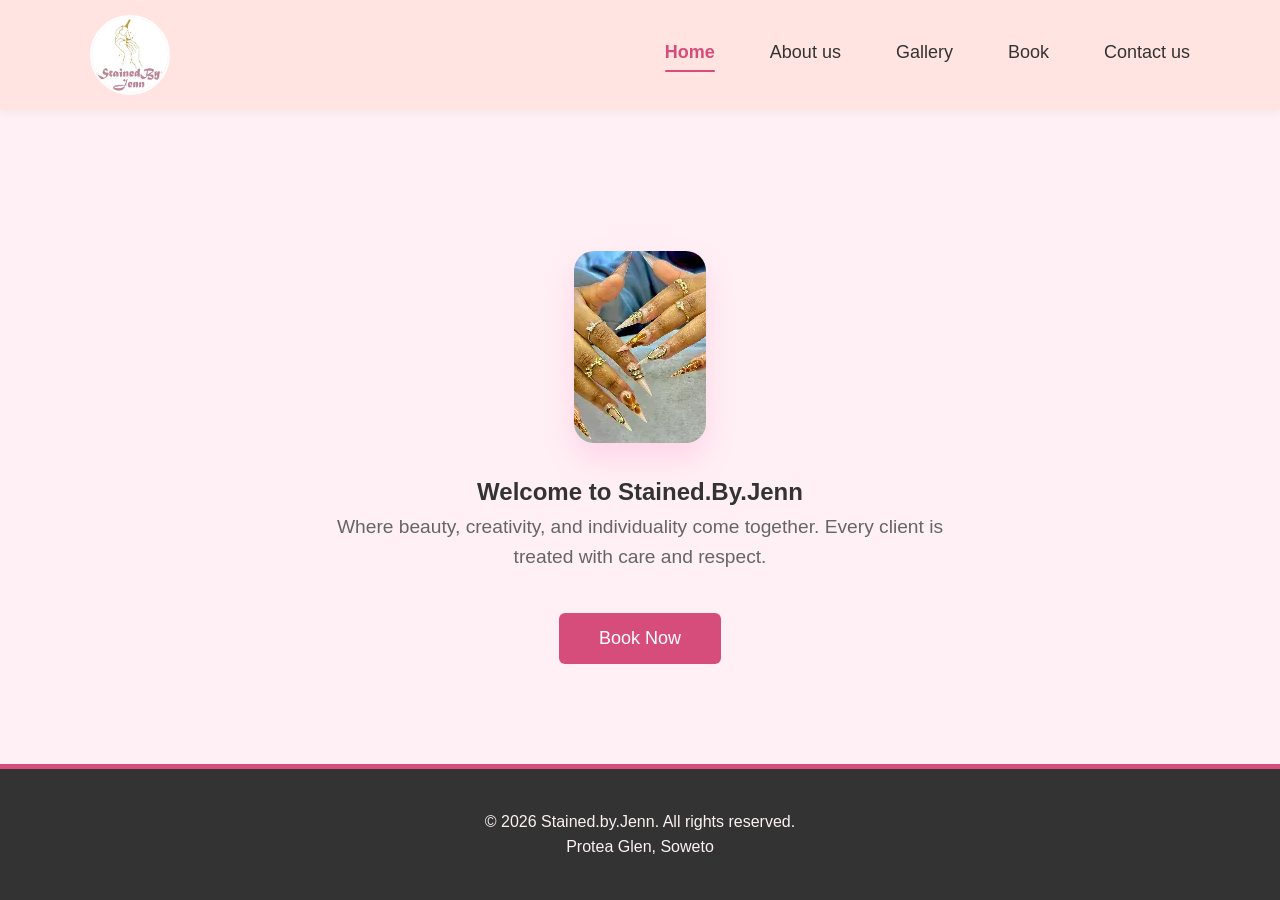
<file: Root/Index.html>
<!DOCTYPE html>
<html>
    <!-- CSS LINK MUST BE HERE, INSIDE <head> -->
    <link rel="stylesheet" href="CSS/Style.css">
</head>
<body>

    <!-- HEADER WITH LOGO & NAVIGATION -->
    <header class="site-header">
        <div class="container topbar">
            
            <!-- Logo -->
            <a href="index.html" class="logo-link">
                <img src="../Root/Images/pic1.webp" alt="Stained.By.Jenn Logo" class="logo">
            </a>

            <!-- Navigation Menu -->
            <nav class="main-nav" aria-label="Main navigation">
                <a href="../Root/Index.html" class="active">Home</a>
                <a href="Assets/About-us.html">About us</a>
                <a href="Assets/Gallery.html">Gallery</a>
                <a href="Assets/Book.html">Book</a>
                <a href="Assets/Contact-Us.html">Contact us</a>
            </nav>
            
        </div>
    </header>
    <br>

    <!-- MAIN CONTENT -->
    <main class="content-section">
        <br>
        
        <!-- Hero Section: Main Image -->
        <section class="hero">
            <img src="../Root/Images/pic 3.webp" alt="Stained By Jenn Featured Art" class="hero-img">
        </section>

        <!-- Welcome Text -->
        <section class="welcome-text">
            <h1>Welcome to Stained.By.Jenn</h1>
            <p>Where beauty, creativity, and individuality come together. Every client is treated with care and respect.</p>
        </section>

        <!-- Book Now Button -->
        <div class="click">
            <button class="clickButton" onclick="window.location.href='Assets/Gallery.html'">Book Now</button>
        </div>
            
        

    </main>

    <!-- FOOTER -->
    <footer class="site-footer">
        <div class="container footer-content">
            <p>&copy; 2026 Stained.by.Jenn. All rights reserved.</p>
            <p class="footer-subtext">Protea Glen, Soweto</p>
        </div>
    </footer>

</body>
</html>
</file>
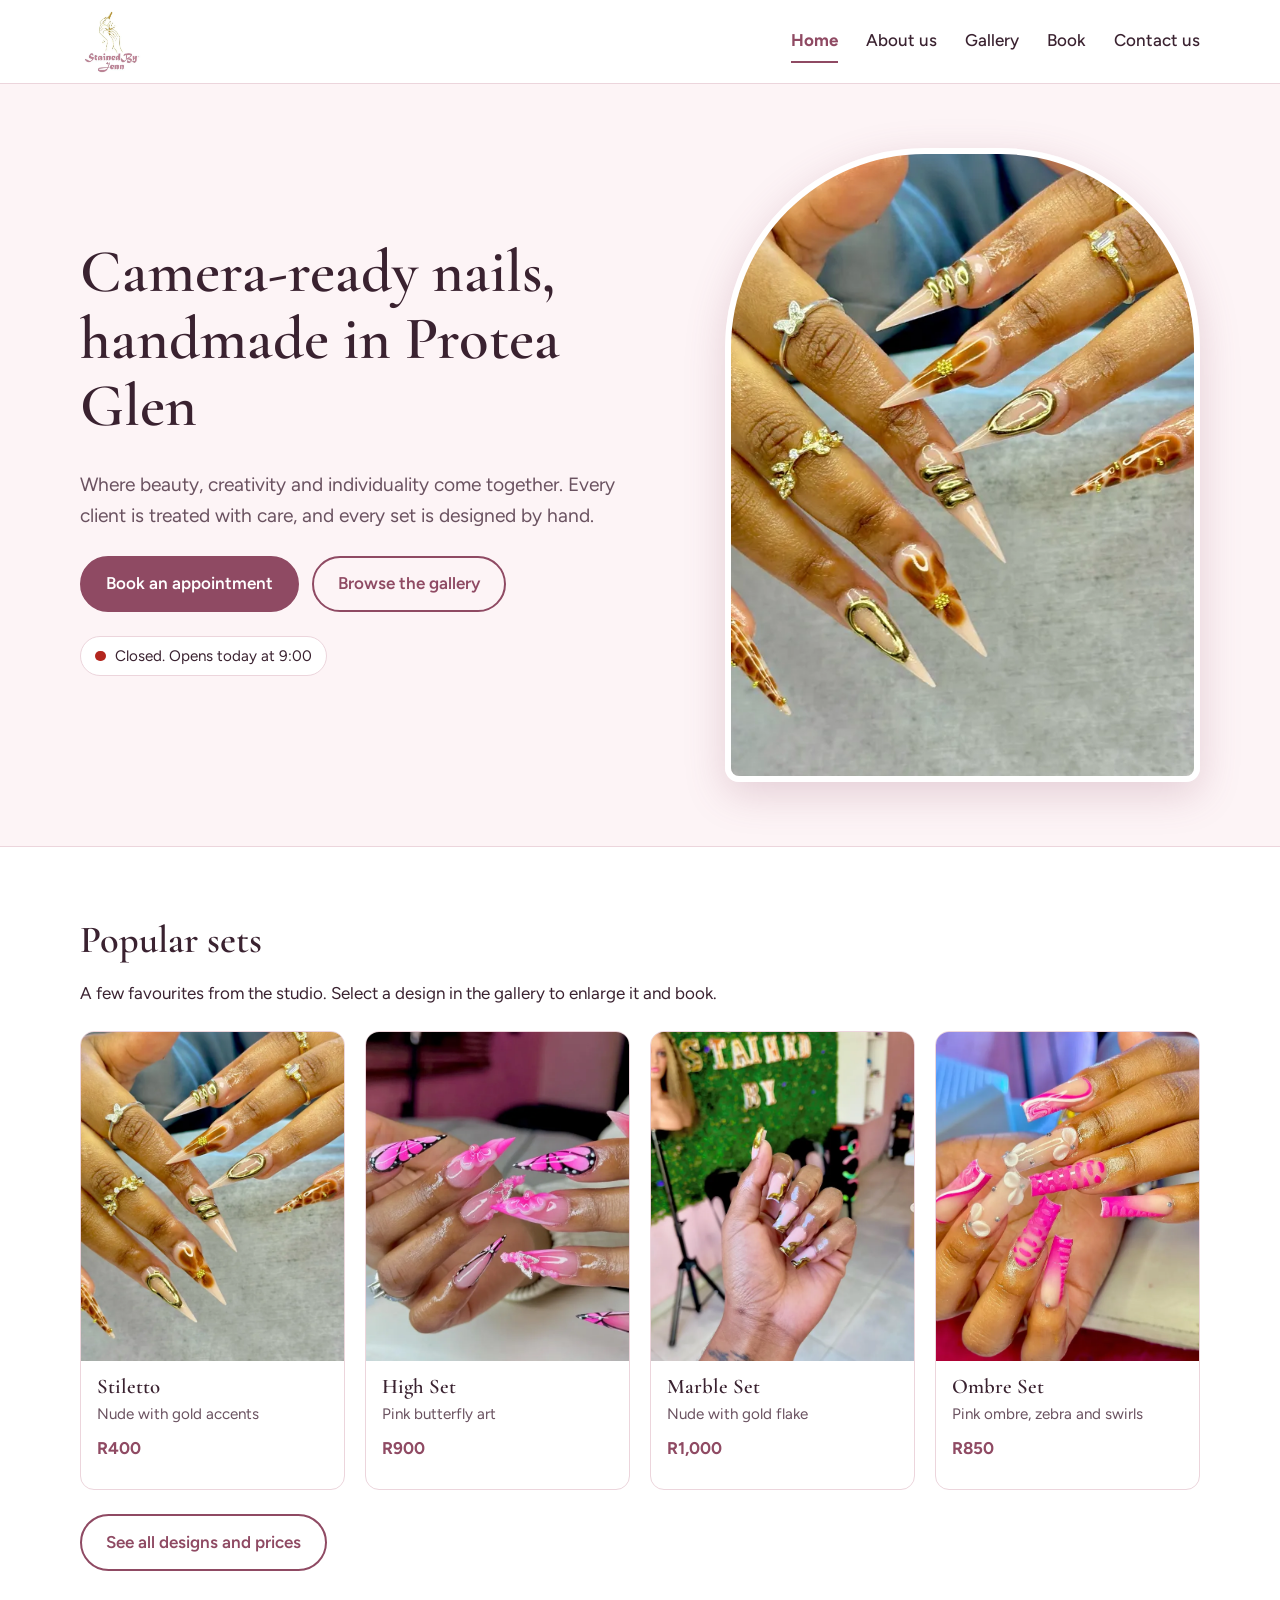
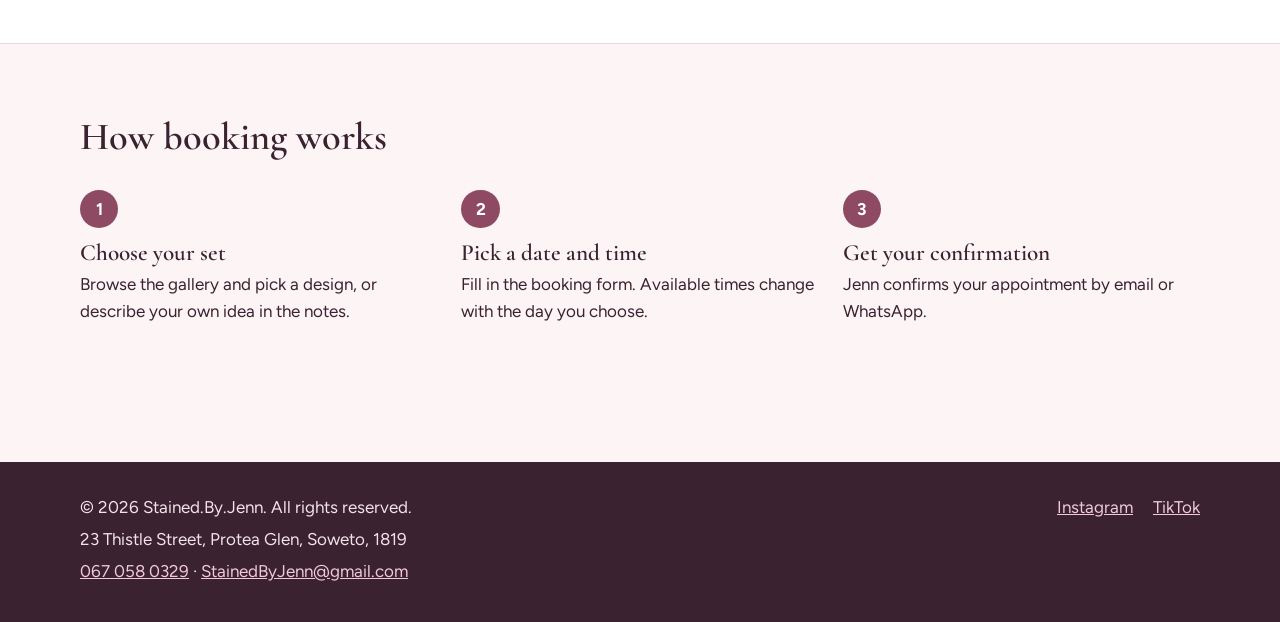
<file: Root/index.html>
<!DOCTYPE html>
<html lang="en-ZA">
<head>
  <meta charset="UTF-8">
  <meta name="viewport" content="width=device-width, initial-scale=1">
  <title>Stained.By.Jenn | Nail Technician in Protea Glen, Soweto</title>
  <meta name="description" content="Stained.By.Jenn creates handmade, camera-ready nail art in Protea Glen, Soweto. Browse stiletto, almond and french sets, then book online.">
  <meta name="keywords" content="nail technician Soweto, nail art Protea Glen, acrylic nails Soweto, gel nails Johannesburg, stiletto nails, french tips, book nails online, Stained.By.Jenn">
  <meta name="author" content="Stained.By.Jenn">
  <meta name="robots" content="index, follow">
  <meta name="theme-color" content="#be8296">
  <meta property="og:type" content="website">
  <meta property="og:title" content="Stained.By.Jenn | Nail Technician in Protea Glen, Soweto">
  <meta property="og:description" content="Stained.By.Jenn creates handmade, camera-ready nail art in Protea Glen, Soweto. Browse stiletto, almond and french sets, then book online.">
  <meta property="og:image" content="images/nude-stiletto-nails-gold-accents.webp">
  <meta property="og:locale" content="en_ZA">
  <link rel="icon" type="image/webp" href="images/stained-by-jenn-logo.webp">
  <link rel="preconnect" href="https://fonts.googleapis.com">
  <link rel="preconnect" href="https://fonts.gstatic.com" crossorigin>
  <link rel="stylesheet" href="https://fonts.googleapis.com/css2?family=Cormorant+Garamond:wght@600;700&family=Figtree:wght@400;500;600;700&display=swap">
  <link rel="stylesheet" href="css/style.css">
  <script type="application/ld+json">
{
  "@context": "https://schema.org",
  "@type": "NailSalon",
  "name": "Stained.By.Jenn",
  "description": "Handmade, camera-ready nail art and nail treatments in Protea Glen, Soweto.",
  "telephone": "+27670580329",
  "email": "StainedByJenn@gmail.com",
  "address": {
    "@type": "PostalAddress",
    "streetAddress": "23 Thistle Street, Protea Glen",
    "addressLocality": "Soweto",
    "postalCode": "1819",
    "addressCountry": "ZA"
  },
  "geo": {
    "@type": "GeoCoordinates",
    "latitude": -26.278984,
    "longitude": 27.800941
  },
  "openingHoursSpecification": [
    {
      "@type": "OpeningHoursSpecification",
      "dayOfWeek": [
        "Monday",
        "Tuesday",
        "Wednesday",
        "Thursday",
        "Friday"
      ],
      "opens": "09:00",
      "closes": "17:30"
    },
    {
      "@type": "OpeningHoursSpecification",
      "dayOfWeek": "Saturday",
      "opens": "09:00",
      "closes": "15:00"
    }
  ],
  "sameAs": [
    "https://www.instagram.com/stained.by.jenn/",
    "https://www.tiktok.com/@stainedbyjenn"
  ]
}
  </script>
</head>
<body>
  <a class="skip-link" href="#main">Skip to main content</a>
  <header class="site-header">
    <div class="container topbar">
      <a href="index.html" class="logo-link" aria-label="Stained.By.Jenn home">
        <img src="images/stained-by-jenn-logo.webp" alt="Stained.By.Jenn logo: a gold hand holding nail polish above pink script lettering" class="logo" width="64" height="64">
      </a>
      <button class="nav-toggle" type="button" aria-expanded="false" aria-controls="main-nav">Menu</button>
      <nav class="main-nav" id="main-nav" aria-label="Main navigation">
        <a href="index.html" aria-current="page">Home</a>
        <a href="about.html">About us</a>
        <a href="gallery.html">Gallery</a>
        <a href="book.html">Book</a>
        <a href="contact.html">Contact us</a>
      </nav>
    </div>
  </header>

  <main id="main">
    <section class="hero">
      <div class="container hero-grid">
        <div>
          <h1>Camera-ready nails, handmade in Protea Glen</h1>
          <p class="hero-lede">Where beauty, creativity and individuality come together. Every client is treated with care, and every set is designed by hand.</p>
          <div class="btn-row">
            <a class="btn" href="book.html">Book an appointment</a>
            <a class="btn btn--ghost" href="gallery.html">Browse the gallery</a>
          </div>
          <p class="status-pill" id="open-status" aria-live="polite"><span class="status-dot" aria-hidden="true"></span><span class="status-text">Checking opening hours…</span></p>
        </div>
        <div class="hero-photo">
          <img src="images/nude-stiletto-nails-gold-accents.webp" alt="Hands showing nude stiletto nails with gold line art, worn with gold rings" width="619" height="1100" fetchpriority="high">
        </div>
      </div>
    </section>

    <section class="section section--tint" aria-labelledby="popular-h">
      <div class="container">
        <h2 id="popular-h">Popular sets</h2>
        <p>A few favourites from the studio. Select a design in the gallery to enlarge it and book.</p>
        <ul class="gallery-grid" id="featured-grid" style="list-style:none;padding:0;margin:1.5rem 0 0"></ul>
        <div class="btn-row"><a class="btn btn--ghost" href="gallery.html">See all designs and prices</a></div>
      </div>
    </section>

    <section class="section" aria-labelledby="how-h">
      <div class="container">
        <h2 id="how-h">How booking works</h2>
        <ol class="steps">
          <li><h3>Choose your set</h3><p>Browse the gallery and pick a design, or describe your own idea in the notes.</p></li>
          <li><h3>Pick a date and time</h3><p>Fill in the booking form. Available times change with the day you choose.</p></li>
          <li><h3>Get your confirmation</h3><p>Jenn confirms your appointment by email or WhatsApp.</p></li>
        </ol>
      </div>
    </section>
  </main>
  <footer class="site-footer">
    <div class="container footer-content">
      <div>
        <p>&copy; 2026 Stained.By.Jenn. All rights reserved.</p>
        <p>23 Thistle Street, Protea Glen, Soweto, 1819</p>
        <p><a href="tel:+27670580329">067 058 0329</a> &middot; <a href="mailto:StainedByJenn@gmail.com">StainedByJenn@gmail.com</a></p>
      </div>
      <nav class="footer-links" aria-label="Footer">
        <a href="https://www.instagram.com/stained.by.jenn/" rel="noopener" target="_blank">Instagram</a>
        <a href="https://www.tiktok.com/@stainedbyjenn" rel="noopener" target="_blank">TikTok</a>
      
      </nav>
    </div>
  </footer>
  <script src="js/designs.js"></script>
  <script src="js/main.js"></script>
  <script src="js/home.js"></script>
</body>
</html>
</file>
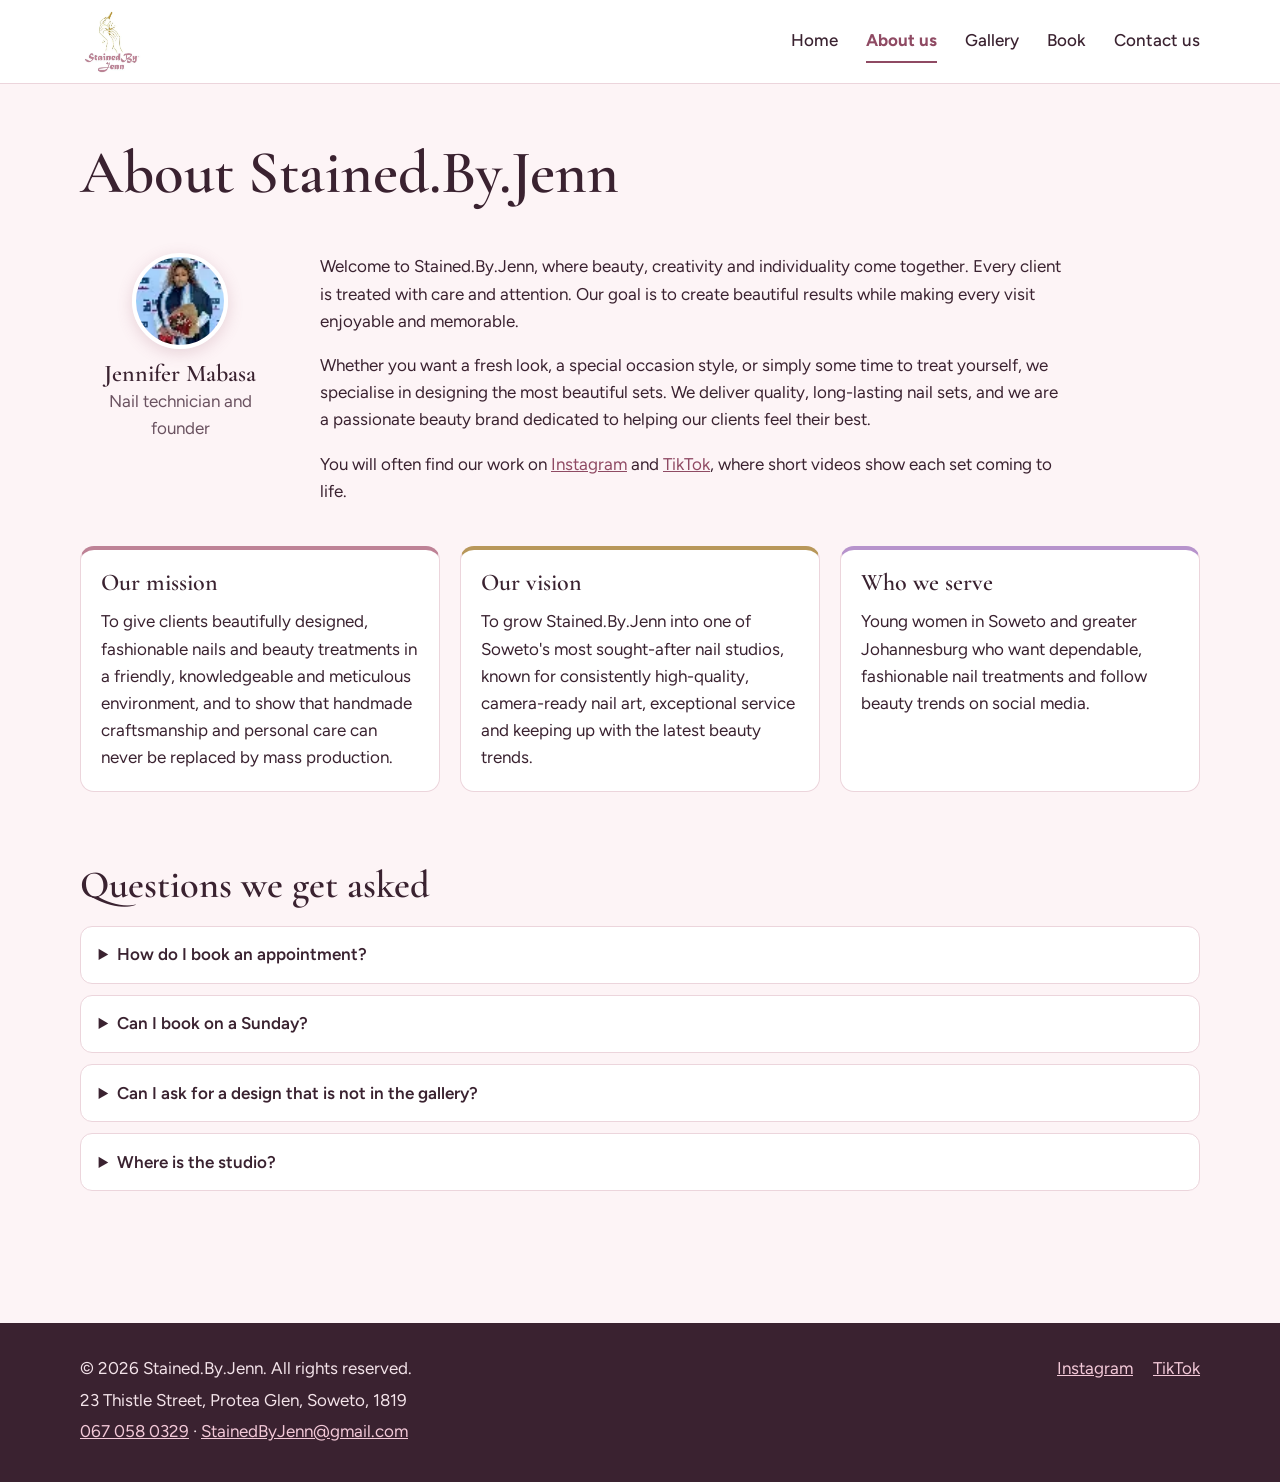
<file: Root/about.html>
<!DOCTYPE html>
<html lang="en-ZA">
<head>
  <meta charset="UTF-8">
  <meta name="viewport" content="width=device-width, initial-scale=1">
  <title>About Jenn and Our Story | Stained.By.Jenn Nails Soweto</title>
  <meta name="description" content="Meet Jennifer Mabasa, the nail technician behind Stained.By.Jenn. Our mission, vision and who we serve in Soweto and Johannesburg.">
  <meta name="keywords" content="about Stained.By.Jenn, Jennifer Mabasa, nail technician Soweto, handmade nail art, nail studio Protea Glen, nail studio mission">
  <meta name="author" content="Stained.By.Jenn">
  <meta name="robots" content="index, follow">
  <meta name="theme-color" content="#be8296">
  <meta property="og:type" content="website">
  <meta property="og:title" content="About Jenn and Our Story | Stained.By.Jenn Nails Soweto">
  <meta property="og:description" content="Meet Jennifer Mabasa, the nail technician behind Stained.By.Jenn. Our mission, vision and who we serve in Soweto and Johannesburg.">
  <meta property="og:image" content="images/nude-stiletto-nails-gold-accents.webp">
  <meta property="og:locale" content="en_ZA">
  <link rel="icon" type="image/webp" href="images/stained-by-jenn-logo.webp">
  <link rel="preconnect" href="https://fonts.googleapis.com">
  <link rel="preconnect" href="https://fonts.gstatic.com" crossorigin>
  <link rel="stylesheet" href="https://fonts.googleapis.com/css2?family=Cormorant+Garamond:wght@600;700&family=Figtree:wght@400;500;600;700&display=swap">
  <link rel="stylesheet" href="css/style.css">
</head>
<body>
  <a class="skip-link" href="#main">Skip to main content</a>
  <header class="site-header">
    <div class="container topbar">
      <a href="index.html" class="logo-link" aria-label="Stained.By.Jenn home">
        <img src="images/stained-by-jenn-logo.webp" alt="Stained.By.Jenn logo: a gold hand holding nail polish above pink script lettering" class="logo" width="64" height="64">
      </a>
      <button class="nav-toggle" type="button" aria-expanded="false" aria-controls="main-nav">Menu</button>
      <nav class="main-nav" id="main-nav" aria-label="Main navigation">
        <a href="index.html">Home</a>
        <a href="about.html" aria-current="page">About us</a>
        <a href="gallery.html">Gallery</a>
        <a href="book.html">Book</a>
        <a href="contact.html">Contact us</a>
      </nav>
    </div>
  </header>

  <main id="main">
    <div class="container page-header"><h1>About Stained.By.Jenn</h1></div>

    <section class="container" aria-labelledby="story-h">
      <div class="about-grid">
        <div class="tech-card">
          <img src="images/jennifer-mabasa-nail-technician.webp" alt="Portrait of Jennifer Mabasa, the nail technician, holding flowers" width="60" height="60">
          <h2 id="story-h">Jennifer Mabasa</h2>
          <p>Nail technician and founder</p>
        </div>
        <div>
          <p>Welcome to Stained.By.Jenn, where beauty, creativity and individuality come together. Every client is treated with care and attention. Our goal is to create beautiful results while making every visit enjoyable and memorable.</p>
          <p>Whether you want a fresh look, a special occasion style, or simply some time to treat yourself, we specialise in designing the most beautiful sets. We deliver quality, long-lasting nail sets, and we are a passionate beauty brand dedicated to helping our clients feel their best.</p>
          <p>You will often find our work on <a href="https://www.instagram.com/stained.by.jenn/" rel="noopener" target="_blank">Instagram</a> and <a href="https://www.tiktok.com/@stainedbyjenn" rel="noopener" target="_blank">TikTok</a>, where short videos show each set coming to life.</p>
        </div>
      </div>
    </section>

    <section class="container" aria-label="Mission, vision and audience">
      <div class="values">
        <article class="value-card"><h2>Our mission</h2><p>To give clients beautifully designed, fashionable nails and beauty treatments in a friendly, knowledgeable and meticulous environment, and to show that handmade craftsmanship and personal care can never be replaced by mass production.</p></article>
        <article class="value-card"><h2>Our vision</h2><p>To grow Stained.By.Jenn into one of Soweto's most sought-after nail studios, known for consistently high-quality, camera-ready nail art, exceptional service and keeping up with the latest beauty trends.</p></article>
        <article class="value-card"><h2>Who we serve</h2><p>Young women in Soweto and greater Johannesburg who want dependable, fashionable nail treatments and follow beauty trends on social media.</p></article>
      </div>
    </section>

    <section class="container section faq" aria-labelledby="faq-h">
      <h2 id="faq-h">Questions we get asked</h2>
      <details><summary>How do I book an appointment?</summary><p>Use the <a href="book.html">booking form</a>, choose a design, date and time, and Jenn will confirm by email or WhatsApp. You can also message us on <a href="https://wa.me/27670580329" rel="noopener" target="_blank">WhatsApp</a>.</p></details>
      <details><summary>Can I book on a Sunday?</summary><p>Sundays are by appointment only. Pick a Sunday on the booking form and Jenn will let you know if she can fit you in.</p></details>
      <details><summary>Can I ask for a design that is not in the gallery?</summary><p>Yes. Describe the look in the notes box on the booking form, or send an inspiration photo on WhatsApp.</p></details>
      <details><summary>Where is the studio?</summary><p>23 Thistle Street, Protea Glen, Soweto. See the <a href="contact.html#map-h">map on the contact page</a> for directions.</p></details>
    </section>
  </main>
  <footer class="site-footer">
    <div class="container footer-content">
      <div>
        <p>&copy; 2026 Stained.By.Jenn. All rights reserved.</p>
        <p>23 Thistle Street, Protea Glen, Soweto, 1819</p>
        <p><a href="tel:+27670580329">067 058 0329</a> &middot; <a href="mailto:StainedByJenn@gmail.com">StainedByJenn@gmail.com</a></p>
      </div>
      <nav class="footer-links" aria-label="Footer">
        <a href="https://www.instagram.com/stained.by.jenn/" rel="noopener" target="_blank">Instagram</a>
        <a href="https://www.tiktok.com/@stainedbyjenn" rel="noopener" target="_blank">TikTok</a>
    
      </nav>
    </div>
  </footer>
  <script src="js/designs.js"></script>
  <script src="js/main.js"></script>
</body>
</html>
</file>
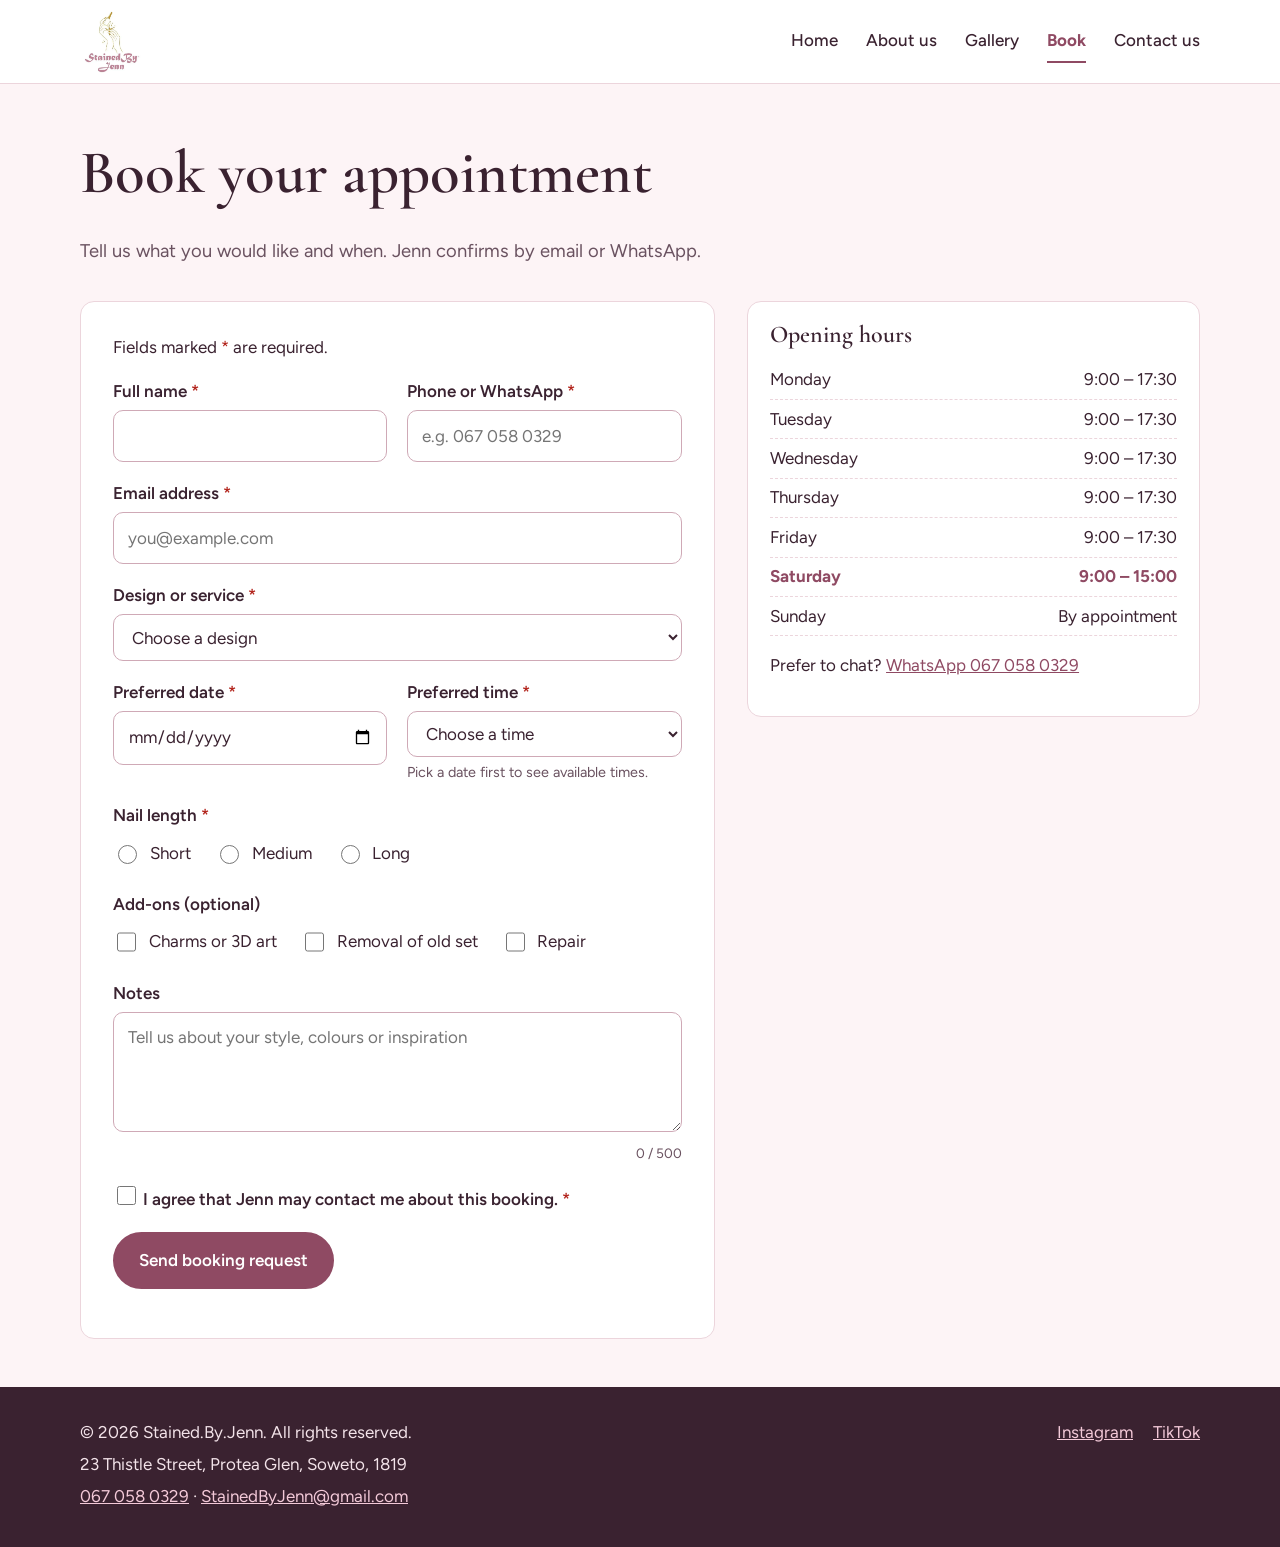
<file: Root/book.html>
<!DOCTYPE html>
<html lang="en-ZA">
<head>
  <meta charset="UTF-8">
  <meta name="viewport" content="width=device-width, initial-scale=1">
  <title>Book a Nail Appointment | Stained.By.Jenn Soweto</title>
  <meta name="description" content="Book your nail appointment with Stained.By.Jenn in Protea Glen, Soweto. Choose a design, date and time and get a confirmation from Jenn.">
  <meta name="keywords" content="book nails Soweto, nail appointment Protea Glen, book acrylic nails, book gel nails, nail technician booking, Stained.By.Jenn booking">
  <meta name="author" content="Stained.By.Jenn">
  <meta name="robots" content="index, follow">
  <meta name="theme-color" content="#be8296">
  <meta property="og:type" content="website">
  <meta property="og:title" content="Book a Nail Appointment | Stained.By.Jenn Soweto">
  <meta property="og:description" content="Book your nail appointment with Stained.By.Jenn in Protea Glen, Soweto. Choose a design, date and time and get a confirmation from Jenn.">
  <meta property="og:image" content="images/pink-ombre-zebra-swirl-long-nails.webp">
  <meta property="og:locale" content="en_ZA">
  <link rel="icon" type="image/webp" href="images/stained-by-jenn-logo.webp">
  <link rel="preconnect" href="https://fonts.googleapis.com">
  <link rel="preconnect" href="https://fonts.gstatic.com" crossorigin>
  <link rel="stylesheet" href="https://fonts.googleapis.com/css2?family=Cormorant+Garamond:wght@600;700&family=Figtree:wght@400;500;600;700&display=swap">
  <link rel="stylesheet" href="css/style.css">
</head>
<body>
  <a class="skip-link" href="#main">Skip to main content</a>
  <header class="site-header">
    <div class="container topbar">
      <a href="index.html" class="logo-link" aria-label="Stained.By.Jenn home">
        <img src="images/stained-by-jenn-logo.webp" alt="Stained.By.Jenn logo: a gold hand holding nail polish above pink script lettering" class="logo" width="64" height="64">
      </a>
      <button class="nav-toggle" type="button" aria-expanded="false" aria-controls="main-nav">Menu</button>
      <nav class="main-nav" id="main-nav" aria-label="Main navigation">
        <a href="index.html">Home</a>
        <a href="about.html">About us</a>
        <a href="gallery.html">Gallery</a>
        <a href="book.html" aria-current="page">Book</a>
        <a href="contact.html">Contact us</a>
      </nav>
    </div>
  </header>

  <main id="main">
    <div class="container page-header">
      <h1>Book your appointment</h1>
      <p>Tell us what you would like and when. Jenn confirms by email or WhatsApp.</p>
    </div>

    <div class="container form-wrap">
      <div>
        <div class="error-summary" id="error-summary" role="alert" tabindex="-1" hidden>
          <h2>Please fix these before sending</h2>
          <ul></ul>
        </div>

        <form id="booking-form" class="form-card" novalidate aria-describedby="form-status">
          <p class="hint">Fields marked <span class="req">*</span> are required.</p>

          <div class="form-row">
            <div class="field">
              <label for="b-name">Full name <span class="req">*</span></label>
              <input type="text" id="b-name" name="name" autocomplete="name" aria-describedby="b-name-err">
              <p class="field-error" id="b-name-err"></p>
            </div>
            <div class="field">
              <label for="b-phone">Phone or WhatsApp <span class="req">*</span></label>
              <input type="tel" id="b-phone" name="phone" autocomplete="tel" placeholder="e.g. 067 058 0329" aria-describedby="b-phone-err">
              <p class="field-error" id="b-phone-err"></p>
            </div>
          </div>

          <div class="field">
            <label for="b-email">Email address <span class="req">*</span></label>
            <input type="email" id="b-email" name="email" autocomplete="email" placeholder="you@example.com" aria-describedby="b-email-err">
            <p class="field-error" id="b-email-err"></p>
          </div>

          <div class="field">
            <label for="b-service">Design or service <span class="req">*</span></label>
            <select id="b-service" name="service" aria-describedby="b-service-err">
              <option value="">Choose a design</option>
            </select>
            <p class="field-error" id="b-service-err"></p>
          </div>

          <div class="estimate" id="estimate" hidden>
            <p class="est-name"></p>
            <p>Listed price: <strong></strong></p>
          </div>

          <div class="form-row">
            <div class="field">
              <label for="b-date">Preferred date <span class="req">*</span></label>
              <input type="date" id="b-date" name="date" aria-describedby="b-date-err">
              <p class="field-error" id="b-date-err"></p>
            </div>
            <div class="field">
              <label for="b-time">Preferred time <span class="req">*</span></label>
              <select id="b-time" name="time" aria-describedby="time-hint b-time-err">
                <option value="">Choose a time</option>
              </select>
              <p class="hint" id="time-hint">Pick a date first to see available times.</p>
              <p class="field-error" id="b-time-err"></p>
            </div>
          </div>

          <fieldset class="field" id="length-field">
            <legend>Nail length <span class="req">*</span></legend>
            <div class="choice-group">
              <label class="choice"><input type="radio" name="length" id="length-short" value="Short"> Short</label>
              <label class="choice"><input type="radio" name="length" value="Medium"> Medium</label>
              <label class="choice"><input type="radio" name="length" value="Long"> Long</label>
            </div>
            <p class="field-error"></p>
          </fieldset>

          <fieldset class="field">
            <legend>Add-ons (optional)</legend>
            <div class="choice-group">
              <label class="choice"><input type="checkbox" name="addons" value="Charms or 3D art"> Charms or 3D art</label>
              <label class="choice"><input type="checkbox" name="addons" value="Removal of old set"> Removal of old set</label>
              <label class="choice"><input type="checkbox" name="addons" value="Repair of a broken nail"> Repair</label>
            </div>
          </fieldset>

          <div class="field">
            <label for="b-notes">Notes</label>
            <textarea id="b-notes" name="notes" maxlength="520" placeholder="Tell us about your style, colours or inspiration" aria-describedby="notes-count b-notes-err"></textarea>
            <p class="counter" id="notes-count">0 / 500</p>
            <p class="field-error" id="b-notes-err"></p>
          </div>

          <div class="field">
            <label class="choice"><input type="checkbox" id="consent" name="consent"> <span>I agree that Jenn may contact me about this booking. <span class="req">*</span></span></label>
            <p class="field-error"></p>
          </div>

          <div class="hp" aria-hidden="true"><label>Leave this empty <input type="text" name="website" tabindex="-1" autocomplete="off"></label></div>

          <button class="btn" type="submit" id="submit-btn">Send booking request</button>
          <p class="hint" id="form-status" role="status"></p>
          <noscript><p class="notice">This form needs JavaScript. Please <a href="https://wa.me/27670580329">message Jenn on WhatsApp</a> to book.</p></noscript>
        </form>

        <section class="confirm-card" id="confirmation" hidden aria-live="polite">
          <h2 id="confirm-title" tabindex="-1"></h2>
          <p id="confirm-text"></p>
          <dl class="summary-list" id="confirm-list"></dl>
          <div class="btn-row">
            <a class="btn" id="confirm-whatsapp" href="https://wa.me/27670580329" rel="noopener" target="_blank">Message Jenn on WhatsApp</a>
            <button class="btn btn--ghost" type="button" id="confirm-retry" hidden>Edit and try again</button>
            <button class="btn btn--ghost" type="button" id="new-booking">Make another booking</button>
          </div>
        </section>
      </div>

      <aside class="aside-card" aria-labelledby="hours-h">
        <h2 id="hours-h">Opening hours</h2>
        <ul class="hours">
          <li data-day="1"><span>Monday</span><span>9:00 – 17:30</span></li>
          <li data-day="2"><span>Tuesday</span><span>9:00 – 17:30</span></li>
          <li data-day="3"><span>Wednesday</span><span>9:00 – 17:30</span></li>
          <li data-day="4"><span>Thursday</span><span>9:00 – 17:30</span></li>
          <li data-day="5"><span>Friday</span><span>9:00 – 17:30</span></li>
          <li data-day="6"><span>Saturday</span><span>9:00 – 15:00</span></li>
          <li data-day="0"><span>Sunday</span><span>By appointment</span></li>
        </ul>
        <p>Prefer to chat? <a href="https://wa.me/27670580329" rel="noopener" target="_blank">WhatsApp 067 058 0329</a></p>
      </aside>
    </div>
  </main>
  <footer class="site-footer">
    <div class="container footer-content">
      <div>
        <p>&copy; 2026 Stained.By.Jenn. All rights reserved.</p>
        <p>23 Thistle Street, Protea Glen, Soweto, 1819</p>
        <p><a href="tel:+27670580329">067 058 0329</a> &middot; <a href="mailto:StainedByJenn@gmail.com">StainedByJenn@gmail.com</a></p>
      </div>
      <nav class="footer-links" aria-label="Footer">
        <a href="https://www.instagram.com/stained.by.jenn/" rel="noopener" target="_blank">Instagram</a>
        <a href="https://www.tiktok.com/@stainedbyjenn" rel="noopener" target="_blank">TikTok</a>
  
      </nav>
    </div>
  </footer>
  <script src="js/designs.js"></script>
  <script src="js/main.js"></script>
  <script src="js/forms.js"></script>
</body>
</html>
</file>
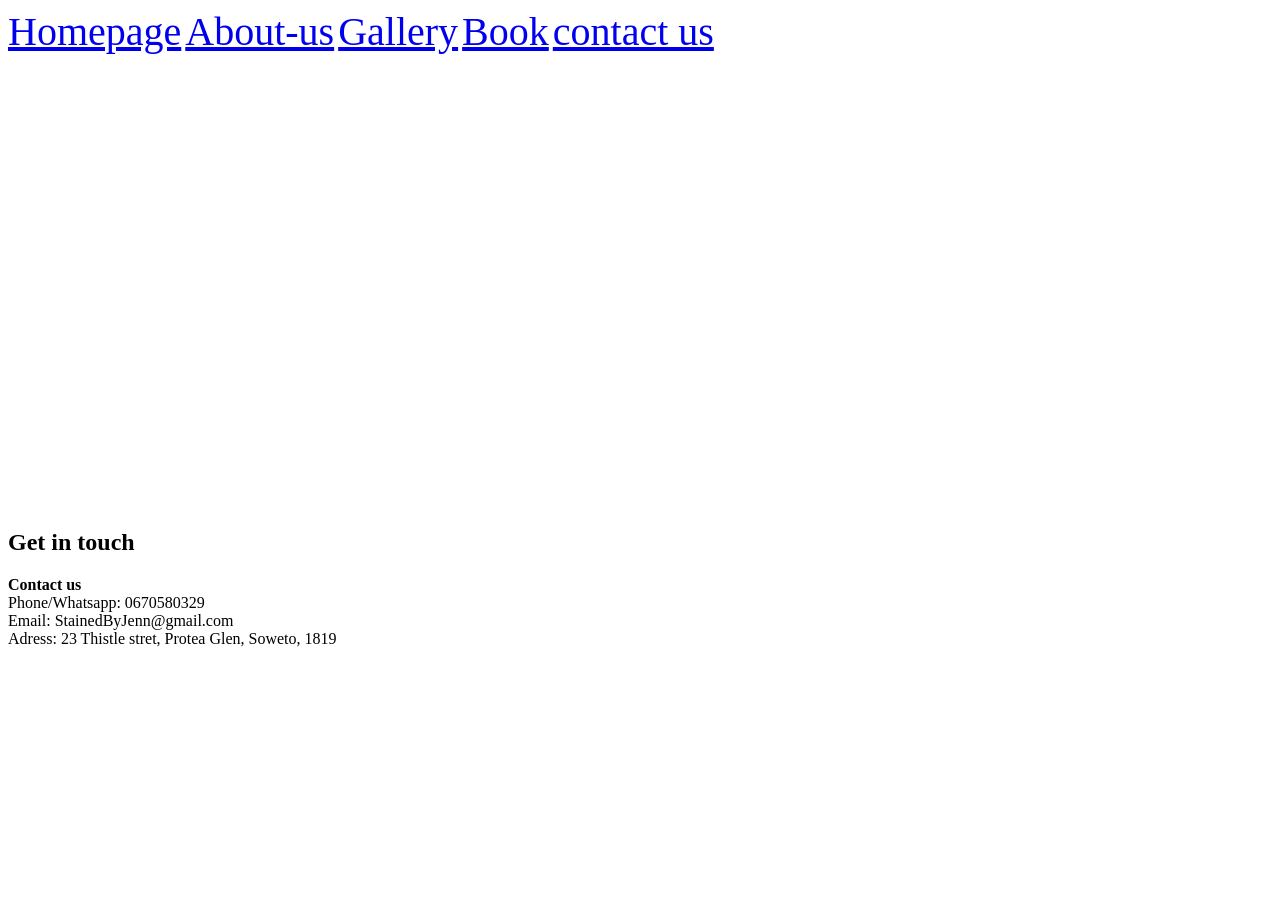
<file: root/Contact-Us.html>
<!DOCTYPE html>
<html>
    <head>
        <title>Contact-Us</title>
    </head>
    <body>
<nav> 
    
            <a href="index.html" style="font-size:40px;text-align: center;">Homepage</a>
            <a href="About-us.html" style="font-size: 40px;text-align: center">About-us</a>
            <a href="Gallery.html" style="font-size: 40px; text-align: center;">Gallery</a>
            <a href="Book.html" style="font-size: 40px;text-align: center;">Book</a>
            <a href="Contact-Us.html" style="font-size: 40px;text-align: center;">contact us</a>

        </nav>

    <iframe src="https://www.google.com/maps/embed?pb=!1m18!1m12!1m3!1d3577.4661450503027!2d27.80094137619634!3d-26.278984477030495!2m3!1f0!2f0!3f0!3m2!1i1024!2i768!4f13.1!3m3!1m2!1s0x1e95a5bf40450be9%3A0xcb48cd5307ed74f9!2sStainedByJenn!5e0!3m2!1sen!2sza!4v1786717525314!5m2!1sen!2sza" width="600" height="450" style="border:0;" allowfullscreen="" loading="lazy" referrerpolicy="strict-origin-when-cross-origin"></iframe>
    <h2>Get in touch</h2>
    <p><b>Contact us</b><br>
        <il>Phone/Whatsapp: 0670580329</il><br>
        <il>Email: StainedByJenn@gmail.com</il><br>
        <il>Adress: 23 Thistle stret, Protea Glen, Soweto, 1819</il>

    </p>
    </body>
</html>
</file>
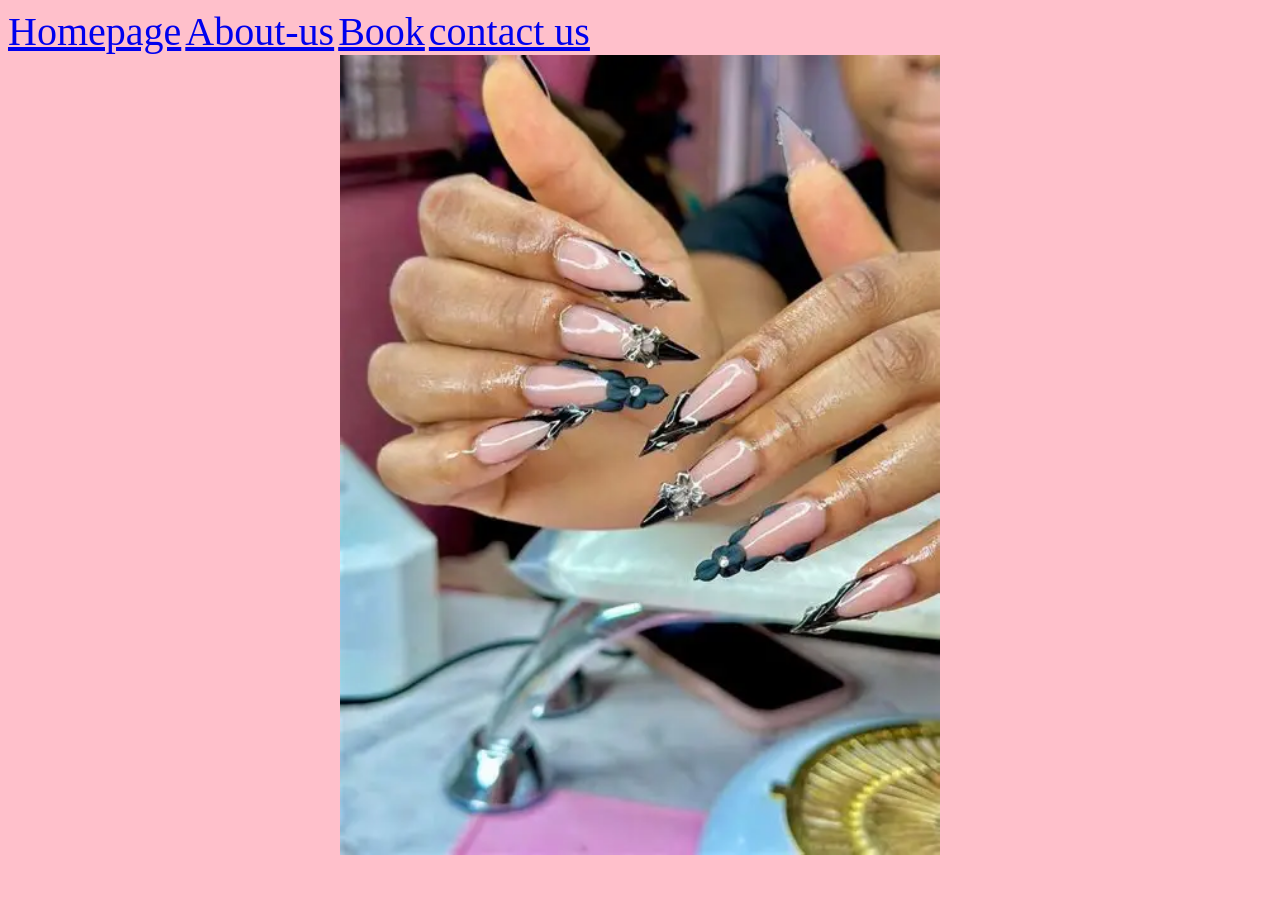
<file: root/index2.html>
<!DOCTYPE html>
<html>
    <head>
        <title>Stained.by.Jenn</title>
    </head>
    <body style="background-color: pink;">
        <div> 
    
            <a href="home.html" style="font-size:40px;text-align: center;">Homepage</a>
            <a href="About-us" style="font-size: 40px;text-align: center">About-us</a>
            <a href="Book" style="font-size: 40px;text-align: center;">Book</a>
            <a href="Contact Us" style="font-size: 40px;text-align: center;">contact us</a>

            <img src="design.webp" alt="nails with stained nails" style="width: 600px; display: block; margin: auto;">
            
             
    
        </div>
            
    </body>
</html>
</file>
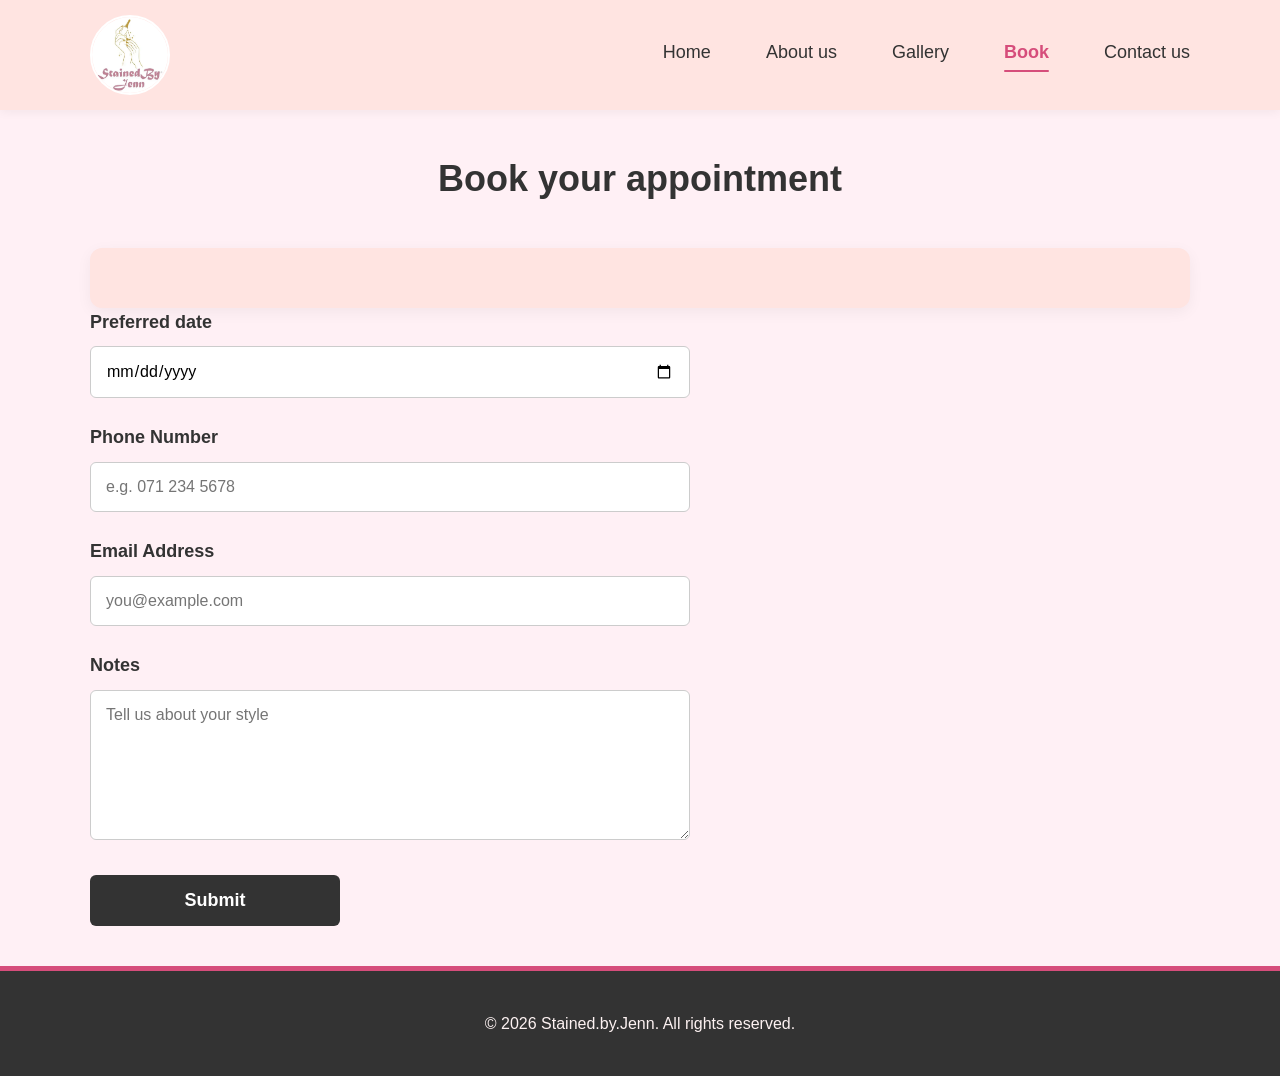
<file: Root/Assets/Book.html>
<!DOCTYPE html>
<html >
<header>
        <div class="logo-container">
        
            <link rel="stylesheet" href="../CSS/Style.css">
        </header>
         <title>Stained.By.Jenn | Home</title>
<body>
<header class="site-header">
    <div class="container topbar">
        <a href="index.html" class="logo-link">
            <img src="../Images/pic1.webp" alt="Stained.By.Jenn Logo" class="logo">
        </a>
        <nav class="main-nav" aria-label="Main navigation">
            <a href="../Index.html">Home</a>
            <a href="About-us.html">About us</a>
            <a href="Gallery.html">Gallery</a>
            <a href="Book.html" class="active">Book</a>
            <a href="Contact-Us.html">Contact us</a>
        </nav>
    </div>
</header>

    <!-- MAIN CONTENT -->
    <main class="container content-section">
        
        <!-- The page title -->
        <header class="page-header">
            <h1>Book your appointment</h1>
        </header>

        <!-- The Form -->
        <form action="#" method="POST" class="pink-box">
    <!-- Your form inputs here -->
</form>
            
            <div class="form-group">
                <label for="date">Preferred date</label>
                <input id="date" name="date" type="date" />
            </div>
            <!-- Phone Number Input -->
        <div class="form-group">
          <label for="phone">Phone Number</label>
          <input id="phone" name="phone" type="tel" placeholder="e.g. 071 234 5678" required />
        </div>
        <!-- Email Input -->
        <div class="form-group">
          <label for="email">Email Address</label>
          <input id="email" name="email" type="email" placeholder="you@example.com" required />
        </div>

            <div class="form-group">
                <label for="message">Notes</label>
                <textarea id="message" name="message" placeholder="Tell us about your style"></textarea>
            </div>

            <button class="button" type="submit">Submit</button>
        </form>

    </main>

    <!-- FOOTER (This will now stay at the bottom) -->
    <footer class="site-footer">
        <div class="container">
            <p>&copy; 2026 Stained.by.Jenn. All rights reserved.</p>
        </div>
    </footer>

</body>
</html>
</file>
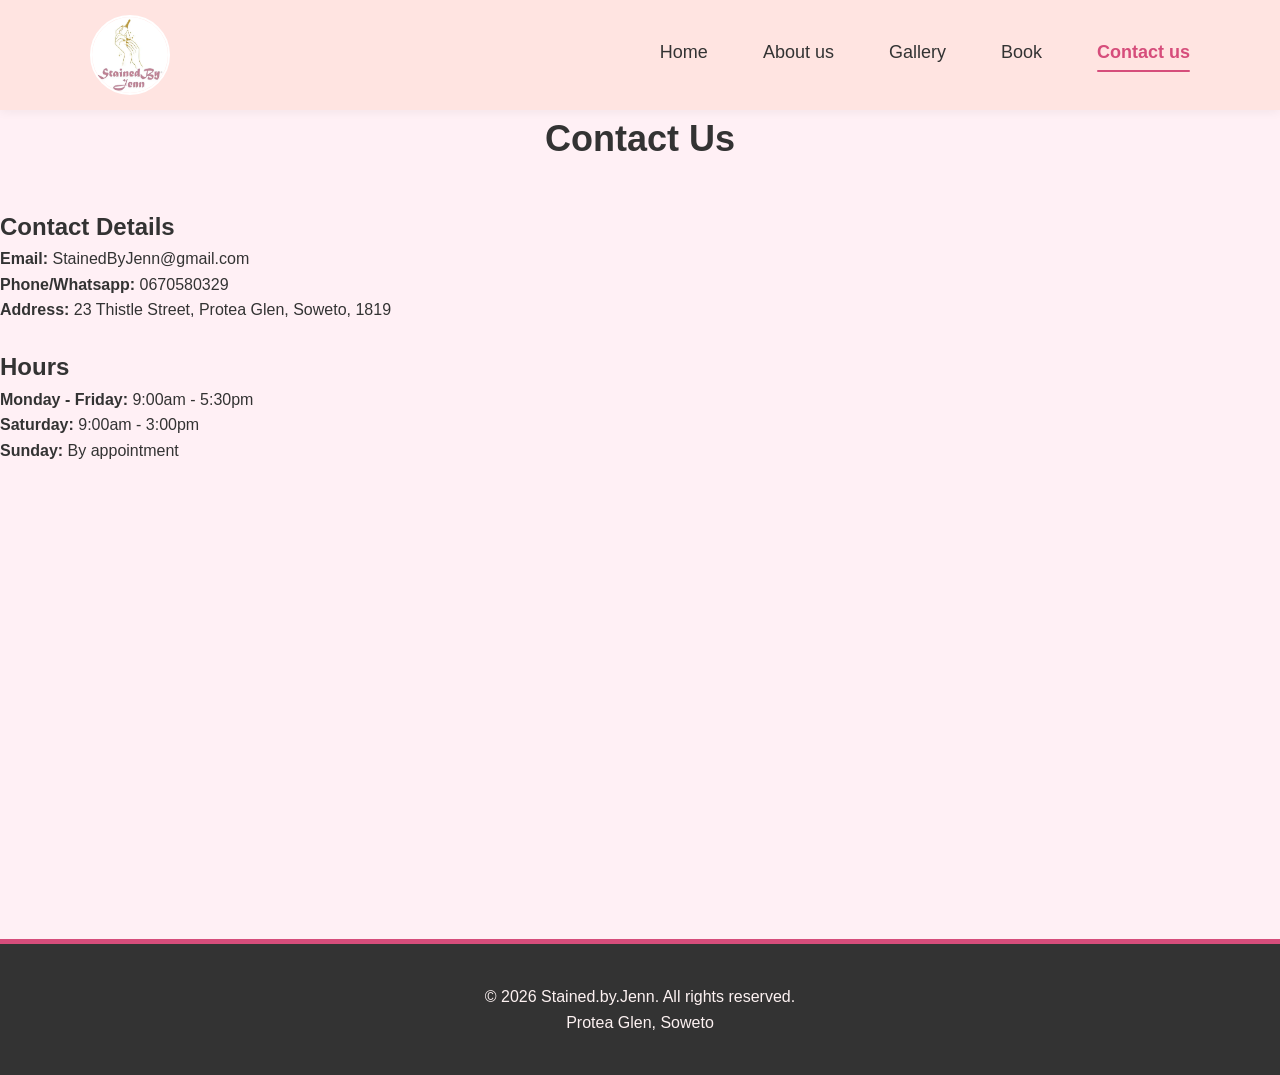
<file: Root/Assets/Contact-Us.html>
<!DOCTYPE html>
<html> 
    <head>
        <meta charset="UTF-8">
        <meta name="viewport" content="width=device-width, initial-scale=1.0"/>
        <title>Contact Us| Stained.By Jenn</title>
         <link rel="stylesheet" href="../CSS/Style.css">

    </head>
    <body>
      <header class="site-header">
    <div class="container topbar">
        <a href="index.html" class="logo-link">
            <img src="../Images/pic1.webp" alt="Stained.By.Jenn Logo" class="logo">
        </a>
        <nav class="main-nav" aria-label="Main navigation">
            <a href="../Index.html">Home</a>
            <a href="About-us.html">About us</a>
            <a href="Gallery.html">Gallery</a>
            <a href="Book.html">Book</a>
            <a href="Contact-Us.html" class="active">Contact us</a>
        </nav>
    </div>
</header>

    <main>
    
    <!-- Centered Page Title -->
    <header class="page-header">
        <h1>Contact Us</h1>
    </header>

    <!-- Centered Contact Card -->
    <div>
        
        <div>
            <h2>Contact Details</h2>
            <p><strong>Email:</strong> StainedByJenn@gmail.com</p>
            <p><strong>Phone/Whatsapp:</strong> 0670580329</p>
            <p><strong>Address:</strong> 23 Thistle Street, Protea Glen, Soweto, 1819</p>
        </div>
        <br>
        <div class="contact-section">
            <h2>Hours</h2>
            <p><strong>Monday - Friday:</strong> 9:00am - 5:30pm</p>
            <p><strong>Saturday:</strong> 9:00am - 3:00pm</p>
            <p><strong>Sunday:</strong> By appointment</p>
        </div>
        <br>
    </div>
</main>
    <iframe src="https://www.google.com/maps/embed?pb=!1m18!1m12!1m3!1d3577.4661450503027!2d27.80094137619634!3d-26.278984477030495!2m3!1f0!2f0!3f0!3m2!1i1024!2i768!4f13.1!3m3!1m2!1s0x1e95a5bf40450be9%3A0xcb48cd5307ed74f9!2sStainedByJenn!5e0!3m2!1sen!2sza!4v1786717525314!5m2!1sen!2sza" width="600" height="450" style="border:0;" allowfullscreen="" loading="lazy" referrerpolicy="strict-origin-when-cross-origin"></iframe>
    

    </p>

           <!-- FOOTER -->
    <footer class="site-footer">
        <div class="container footer-content">
            <p>&copy; 2026 Stained.by.Jenn. All rights reserved.</p>
            <p class="footer-subtext">Protea Glen, Soweto</p>
        </div>
    </footer>

    </body>
</html>
</file>
<file: Root/CSS/Style.css>
/* --- General Reset --- */
/* --- Main Content Sections --- */
/* =========================================
   HEADER & NAVIGATION (Identical on every page)
   ========================================= */

.site-header {
    background-color: #ffe4e1;
    padding: 15px 0;
    box-shadow: 0 2px 10px rgba(0, 0, 0, 0.05);
}

.about{
    display: flex;
    flex-direction: row;
    justify-content: center;
    gap: 150px;
}

/* Container aligns logo left and nav right */
.topbar {
    display: flex;
    justify-content: space-between; 
    align-items: center;
}

/* Logo */
.logo-link {
    display: flex;
    align-items: center;
}

.logo-img {
    max-height: 30px;
    width: auto;
    display: block;
}

/* Navigation Links */
.main-nav {
    display: flex;
    gap: 30px;
}

.main-nav a {
    text-decoration: none;
    color: #333333;
    font-size: 18px;
    font-weight: 500;
    font-family: 'Helvetica Neue', Arial, sans-serif;
    transition: color 0.3s ease;
    position: relative;
    padding-bottom: 5px;
}

/* Hover Effect */
.main-nav a:hover {
    color: #d64d7b;
}

/* Active Page Indicator (Pink + Bold + Underline) */
.main-nav a.active {
    color: #d64d7b;
    font-weight: bold;
}

.main-nav a.active::after {
    content: '';
    position: absolute;
    width: 100%;
    height: 2px;
    background-color: #d64d7b;
    bottom: 0;
    left: 0;
    border-radius: 2px;
}

/* =========================================
   THE REST OF YOUR EXISTING CSS
   (Keep this — it's from your request)
   ========================================= */

main.content-section {
    flex: 1;
    padding: 40px 0;
}

.page-header {
    text-align: center;
    margin-bottom: 40px;
}

.page-header h1 {
    font-size: 36px;
    color: #333;
    margin-bottom: 10px;
}

.page-header p {
    font-size: 18px;
    color: #666;
}

.about-intro{
    text-align: center;
    max-width: 700px;
    margin: 0 auto 40px auto;
    padding: 0 20px;
}

.about-text {
    max-width: 800px;
    margin: 0 auto 30px auto;
    text-align: center;
    font-size: 18px;
}

.about-text h2 {
    margin-top: 30px;
    margin-bottom: 10px;
    color: #d64d7b;
}

.info-card{
    background-color: #f3b7ff;
    text-align: center;
    padding: 25px;
    border-radius: 12px;
    box-shadow: 0 4px 15px rgba(0, 0, 0, 0.05);
    margin-bottom: 30px;
}

.logo-container {
    display: flex;
    align-items: center;
    gap: 15px;
}

/* =========================================
   MOBILE NAVIGATION (Stacked on phones)
   ========================================= */
@media (max-width: 768px) {
    .topbar {
        flex-direction: column;
        gap: 15px;
        text-align: center;
    }

    .logo-img {
        max-height: 60px;
        margin: 0 auto;
    }

    .main-nav {
        flex-wrap: wrap;
        justify-content: center;
        gap: 15px;
    }

    .main-nav a {
        font-size: 16px;
    }

}

.logo {
    height: 80px;
    width: 80px;
    border-radius: 50%; 
    object-fit: cover;
    border: 2px solid white; /* Adds a cute border around the logo */
}

#logoText {
    font-size: 1.6rem;
    color: #4a4a4a;
    font-weight: 600;
    letter-spacing: 1px;
}
/* --- GLOBAL BACKGROUND & TEXT --- */
body {
    /* This sets the main page background to that soft, elegant pink */
    background-color: #fff0f5; 
    
    /* Sets the default text color to dark charcoal instead of harsh black */
    color: #333333; 
    
    font-family: 'Helvetica Neue', Arial, sans-serif;
    line-height: 1.6;
    margin: 0;
    padding: 0;
    
    /* Keeps the footer at the bottom of the page */
    display: flex;
    flex-direction: column;
    min-height: 100vh;
}

/* --- HEADER BACKGROUND --- */
.site-header {
    /* A slightly darker pink to separate the top menu from the page content */
    background-color: #ffe4e1; 
    
    padding: 20px 0;
    /* A very soft shadow to give the header a little depth */
    box-shadow: 0 2px 10px rgba(0, 0, 0, 0.03); 
}

/* --- PINK ACCENT BACKGROUNDS (For Forms, Cards, etc.) --- */
/* Use this class for sections you want to stand out with a pink background */
.pink-box {
    background-color: #ffe4e1;
    padding: 30px;
    border-radius: 12px;
    box-shadow: 0 4px 15px rgba(0, 0, 0, 0.05);
}

/* --- PINK ACCENT TEXT & BUTTONS --- */
/* Use this color for prices, hover effects, or active links */
.accent-text {
    color: #d64d7b;
}

/* Example of how your buttons should look to match the theme */
.button, .select-btn {
    background-color: #333333; /* Dark button */
    color: #ffffff;
    padding: 12px 25px;
    border: none;
    border-radius: 6px;
    text-decoration: none;
    font-weight: bold;
    cursor: pointer;
    transition: all 0.3s ease;
}

/* When you hover over the button, it turns pink! */
.button:hover, .select-btn:hover {
    background-color: #d64d7b; 
    color: #ffffff;
}

nav a {
    text-decoration: none;
    color: #4a4a4a;
    font-size: 1.1rem;
    margin-left: 25px;
    font-weight: 500;
    transition: color 0.3s ease;
}

nav a:hover {
    color: #ff69b4; /* Hot pink hover effect */
}

/* --- Hero Image --- */
.hero {
    display: flex;
    justify-content: center;
    padding: 50px 20px 30px 20px;
}

.hero-img {
    max-width: 100%;
    height: auto;
    max-height: 500px;
    border-radius: 20px;
    /* Soft pink glow around the image */
    box-shadow: 0 15px 30px rgba(255, 105, 180, 0.2); 
}

/* --- Text Section --- */
.welcome-text {
    text-align: center;
    max-width: 700px;
    margin: 0 auto 40px auto;
    padding: 0 20px;
}

.welcome-text h4 {
    font-size: 1.8rem;
    margin-bottom: 15px;
    color: #4a4a4a;
}

.welcome-text p {
    font-size: 1.2rem;
    color: #666666;
}

/* --- Beautiful Button --- */
.cta-container {
    text-align: center;
    padding-bottom: 60px;
}

/* We style the <a> tag to look like a button */
.btn {
    display: inline-block;
    background-color: #ff69b4; /* Hot pink base */
    color: #ffffff;
    padding: 15px 45px;
    font-size: 1.2rem;
    font-weight: bold;
    text-decoration: none;
    border-radius: 50px; 
/* Makes it fully pill-shaped */
/* Pink drop shadow */
    box-shadow: 0 8px 15px rgba(255, 105, 180, 0.3); 
    transition: all 0.3s ease;
}

/* Button Hover Effect */
.btn:hover {
/* Deeper pink when hovered */
    background-color: #ff1493;
/* Moves the button UP slightly */ 
transform: translateY(-3px); 
/* Shadow gets bigger */
box-shadow: 0 12px 20px rgba(255, 105, 180, 0.4); 
}

.btn:active {
/* Gives a "click" feeling */
transform: translateY(1px); 
box-shadow: 0 5px 10px rgba(255, 105, 180, 0.3);
}
/* Update your existing .full-page-form CSS to this */
.full-page-form {
    flex: 1; 
    background-color: #ffe4e1; 
    padding: 40px; 
    box-sizing: border-box;
    
/* Change these lines */
    display: flex;
    flex-direction: column;
    align-items: center; 
/* This centers everything horizontally */
    justify-content: flex-start; 
/* This pushes everything to the top instead of the middle */
}

/* Update your h1 styling */
.full-page-form h1 {
    margin-top: 0;
    margin-bottom: 30px;
    font-size: 36px;
    text-align: center;
/* Ensures the text itself is centered */
    width: 100%; 
/* Ensures it takes up the full width so it sits at the top */
}

/* Update your form-group styling */
.form-group {
    width: 100%;
    max-width: 600px; 
    margin-bottom: 20px;
    display: flex;
    flex-direction: column; 
/* Ensures label is above input */
}

/* Update button styling */
.button {
    background-color: #333;
    color: white;
    padding: 15px 40px;
    border: none;
    border-radius: 4px;
    cursor: pointer;
    font-size: 18px;
    margin-top: 10px;
/* Optional: If you want the button centered too */
    align-self: center; 
}
/* 1. This makes the body take up the full height of the screen */
body {
    display: flex;
    flex-direction: column;
    min-height: 100vh; /* 100% of the Viewport Height (screen height) */
    margin: 0;
}

/* 2. This tells the main content to expand and push the footer down */
main {
    flex: 1; /* This is the magic line - it makes main take up all remaining space */
}

.click{
    text-align: center;
}

.clickButton{
    background-color: #d64d7b;
    color: white;
    padding: 15px 40px;
    border: none;
    border-radius: 6px;
    cursor: pointer;
    font-size: 18px;
    transition: background-color 0.3s ease;
}

/* 3. Keep your footer styling as is, but remove any margin-top if you want it to sit flush */
.site-footer {
    margin-top: auto; /* Optional: further ensures footer stays at bottom */
    /* Your existing footer styles... */
    background-color: #333333;
    color: #fdf2f2;
    padding: 40px 20px;
    text-align: center;
    border-top: 5px solid #d64d7b;
}
/* =========================================
   1. GLOBAL STYLES & RESET (Applies to all)
   ========================================= */
* {
    margin: 0;
    padding: 0;
    box-sizing: border-box; /* Crucial for mobile: makes padding not break widths */
}

body {
    background-color: #fff0f5; /* Soft pink background */
    font-family: 'Helvetica Neue', Arial, sans-serif;
    color: #333333;
    line-height: 1.6;
    
    /* Keeps footer at bottom */
    display: flex;
    flex-direction: column;
    min-height: 100vh; 
}

/* Universal Container - stops content from stretching too wide */
.container {
    width: 90%;
    max-width: 1100px;
    margin: 0 auto;
}

main.content-section {
    flex: 1; /* Pushes footer to bottom */
    padding: 40px 0;
}

/* =========================================
   2. HEADER & NAVIGATION
   ========================================= */
.site-header {
    background-color: #ffe4e1; 
    padding: 15px 0;
    box-shadow: 0 2px 10px rgba(0, 0, 0, 0.05);
}

.topbar {
    display: flex;
    justify-content: space-between; /* Logo left, Nav right */
    align-items: center;
}

.logo-img {
    max-height: 80px;
    width: auto;
    display: block;
}

.main-nav {
    display: flex;
    gap: 30px;
}

.main-nav a {
    text-decoration: none;
    color: #333333;
    font-size: 18px;
    font-weight: 500;
    transition: color 0.3s ease;
    position: relative;
}

.main-nav a:hover, 
.main-nav a.active {
    color: #d64d7b; /* Pink */
    font-weight: bold;
}

/* =========================================
   3. FORMS (Booking Page)
   ========================================= */
.full-page-form {
    background-color: #ffe4e1; 
    padding: 40px; 
    border-radius: 12px;
    max-width: 800px;
    margin: 0 auto; /* Centers the form */
}

.full-page-form h1 {
    margin-bottom: 30px;
    font-size: 36px;
    text-align: center;
}

.form-group {
    width: 100%;
    margin-bottom: 25px;
    display: flex;
    flex-direction: column;
}

.form-group label {
    font-weight: bold;
    margin-bottom: 10px;
    font-size: 18px;
}

.form-group input,
.form-group textarea {
    width: 100%;
    padding: 15px;
    border: 1px solid #ccc;
    border-radius: 6px;
    font-size: 16px;
    font-family: inherit;
}

.form-group textarea {
    min-height: 150px;
    resize: vertical;
}

.button {
    background-color: #333;
    color: white;
    padding: 15px 40px;
    border: none;
    border-radius: 6px;
    cursor: pointer;
    font-size: 18px;
    width: 100%; /* Full width on mobile by default */
    max-width: 250px; /* Doesn't get too big on desktop */
    transition: background-color 0.3s ease;
}

.button:hover {
    background-color: #d64d7b;
}

/* =========================================
   4. GALLERY GRID
   ========================================= */
.pricelist-grid, .gallery-grid {
    display: grid;
    /* This creates a responsive grid automatically */
    grid-template-columns: repeat(auto-fit, minmax(280px, 1fr));
    gap: 25px;
    margin-top: 30px;
}

.service-card {
    background-color: #ffffff;
    border-radius: 12px;
    overflow: hidden;
    box-shadow: 0 4px 15px rgba(0, 0, 0, 0.05);
    display: flex;
    flex-direction: column;
    padding-bottom: 10px;
}

.service-card img {
    width: 100%;
    height: 250px; /* Fixed height keeps them uniform */
    object-fit: cover;
}

.service-info {
    padding: 20px;
    text-align: center;
    display: flex;
    flex-direction: column;
    flex-grow: 1;
    justify-content: space-between;
}

.service-info h3 { font-size: 20px; margin-bottom: 5px; }
.service-info .price { font-size: 18px; font-weight: bold; color: #d64d7b; margin-bottom: 15px; }

.select-btn {
    display: inline-block;
    background-color: #333;
    color: white;
    text-decoration: none;
    padding: 10px 20px;
    border-radius: 6px;
    font-weight: bold;
    transition: background 0.3s;
}

.select-btn:hover { background-color: #d64d7b; }

/* =========================================
   5. FOOTER
   ========================================= */
.site-footer {
    background-color: #333333;
    color: #fdf2f2;
    padding: 40px 20px;
    text-align: center;
    border-top: 5px solid #d64d7b;
    margin-top: auto; 
}

/* =========================================
   6. MEDIA QUERIES (THE RESPONSIVE MAGIC)
   ========================================= */

/* --- TABLET VIEW (Screens smaller than 992px) --- */
@media (max-width: 992px) {
    .main-nav a {
        font-size: 16px; /* Make nav links slightly smaller */
        gap: 20px;
    }
    .full-page-form {
        padding: 30px; /* Reduce padding on smaller screens */
    }
}

/* --- MOBILE VIEW (Screens smaller than 768px) --- */
@media (max-width: 768px) {
    /* 1. Stack the Header: Logo on top, Nav underneath */
    .topbar {
        flex-direction: column;
        gap: 15px;
        text-align: center;
    }
    
    .logo-img {
        max-height: 60px; /* Smaller logo on mobile */
        margin: 0 auto;
    }

    /* 2. Make Navigation Links wrap and center */
    .main-nav {
        flex-wrap: wrap;
        justify-content: center;
        gap: 15px;
    }

    /* 3. Adjust Form padding for mobile */
    .full-page-form {
        padding: 20px;
    }
    .full-page-form h1 {
        font-size: 28px; /* Smaller title */
    }

    /* 4. Make sure buttons are easy to tap */
    .button {
        width: 100%; /* Full width button on mobile */
        max-width: 100%;
    }

    /* 5. Adjust grid for single column on small phones (if needed) */
    .pricelist-grid, .gallery-grid {
        grid-template-columns: 1fr; /* One card per row */
    }
}
</file>
<file: Root/css/style.css>
/* Stained.By.Jenn — Part 3 stylesheet
   Palette is taken from the logo: dusty rose lettering + gold line art. */

:root {
  --rose: #be8296;
  --rose-deep: #8f4a63;      /* AA contrast on blush for text and buttons */
  --rose-dark: #6f3449;
  --gold: #b8975a;
  --blush: #fdf4f6;
  --blush-2: #f8e6eb;
  --lilac: #ecdcf3;
  --ink: #3a2230;
  --ink-soft: #6a5260;
  --line: #ecd5dc;
  --white: #ffffff;
  --ok: #1f7a4d;
  --err: #b3261e;
  --radius: 14px;
  --font-display: "Cormorant Garamond", Georgia, "Times New Roman", serif;
  --font-body: "Figtree", system-ui, -apple-system, "Segoe UI", Roboto, Arial, sans-serif;
}

*, *::before, *::after { box-sizing: border-box; }
html { scroll-behavior: smooth; }
body {
  margin: 0;
  min-height: 100vh;
  display: flex;
  flex-direction: column;
  font-family: var(--font-body);
  font-size: 1.0625rem;
  line-height: 1.6;
  color: var(--ink);
  background: var(--blush);
}
main { flex: 1; }
img { max-width: 100%; height: auto; display: block; }
a { color: var(--rose-deep); }
a:hover { color: var(--rose-dark); }
h1, h2, h3 { font-family: var(--font-display); line-height: 1.1; color: var(--ink); margin: 0 0 .5em; }
h1 { font-size: clamp(2.4rem, 5vw, 3.8rem); font-weight: 600; }
h2 { font-size: clamp(1.8rem, 3.2vw, 2.4rem); font-weight: 600; }
h3 { font-size: 1.45rem; font-weight: 600; }
p { margin: 0 0 1em; max-width: 68ch; }

:focus-visible { outline: 3px solid var(--rose-deep); outline-offset: 3px; border-radius: 4px; }
.skip-link {
  position: absolute; left: 1rem; top: -4rem; z-index: 200;
  background: var(--ink); color: var(--white); padding: .6rem 1rem; border-radius: 8px;
}
.skip-link:focus { top: 1rem; color: var(--white); }
.visually-hidden {
  position: absolute !important; width: 1px; height: 1px; overflow: hidden;
  clip: rect(0 0 0 0); white-space: nowrap;
}

.container { width: min(1120px, 100% - 2.5rem); margin-inline: auto; }
.section { padding: clamp(2.5rem, 6vw, 4.5rem) 0; }
.section--tint { background: var(--white); border-block: 1px solid var(--line); }

/* ---------- Header / nav ---------- */
.site-header {
  background: var(--white);
  border-bottom: 1px solid var(--line);
  position: sticky; top: 0; z-index: 50;
}
.topbar { display: flex; align-items: center; justify-content: space-between; gap: 1rem; padding: .6rem 0; }
.logo-link { display: flex; align-items: center; }
.logo { width: 64px; height: 64px; }
.nav-toggle {
  display: none;
  background: none; border: 1px solid var(--line); border-radius: 10px;
  padding: .55rem .8rem; font: inherit; color: var(--ink); cursor: pointer;
}
.main-nav { display: flex; gap: 1.75rem; }
.main-nav a {
  text-decoration: none; color: var(--ink); font-weight: 500;
  padding: .4rem 0; border-bottom: 2px solid transparent;
}
.main-nav a:hover { color: var(--rose-deep); border-bottom-color: var(--rose); }
.main-nav a[aria-current="page"] { color: var(--rose-deep); font-weight: 700; border-bottom-color: var(--rose-deep); }

@media (max-width: 760px) {
  .nav-toggle { display: inline-block; }
  .main-nav {
    display: none; position: absolute; left: 0; right: 0; top: 100%;
    flex-direction: column; gap: 0; background: var(--white);
    border-bottom: 1px solid var(--line); padding: .5rem 1.25rem 1rem;
  }
  .main-nav.is-open { display: flex; }
  .main-nav a { padding: .8rem 0; border-bottom: 1px solid var(--line); }
}

/* ---------- Buttons ---------- */
.btn {
  display: inline-block; font: inherit; font-weight: 600; text-decoration: none; cursor: pointer;
  padding: .8rem 1.5rem; border-radius: 999px; border: 2px solid var(--rose-deep);
  background: var(--rose-deep); color: var(--white); transition: background .2s, color .2s;
}
.btn:hover { background: var(--rose-dark); border-color: var(--rose-dark); color: var(--white); }
.btn--ghost { background: transparent; color: var(--rose-deep); }
.btn--ghost:hover { background: var(--blush-2); color: var(--rose-dark); }
.btn--small { padding: .45rem 1rem; font-size: .95rem; }
.btn[disabled] { opacity: .6; cursor: progress; }
.btn-row { display: flex; flex-wrap: wrap; gap: .8rem; margin-top: 1.5rem; }

/* ---------- Home hero ---------- */
.hero { padding: clamp(2rem, 5vw, 4rem) 0; }
.hero-grid { display: grid; grid-template-columns: 1.1fr .9fr; gap: clamp(1.5rem, 5vw, 4rem); align-items: center; }
.hero-photo { border-radius: 200px 200px var(--radius) var(--radius); overflow: hidden; border: 6px solid var(--white); box-shadow: 0 12px 40px rgba(143, 74, 99, .22); aspect-ratio: 3 / 4; }
.hero-photo img { width: 100%; height: 100%; object-fit: cover; }
.hero-lede { font-size: 1.2rem; color: var(--ink-soft); }
.status-pill {
  display: inline-flex; align-items: center; gap: .55rem; margin-top: 1.5rem;
  padding: .4rem .9rem; border-radius: 999px; background: var(--white); border: 1px solid var(--line); font-size: .95rem;
}
.status-dot { width: .65rem; height: .65rem; border-radius: 50%; background: var(--ink-soft); }
.status-pill.is-open .status-dot { background: var(--ok); }
.status-pill.is-closed .status-dot { background: var(--err); }
@media (max-width: 860px) {
  .hero-grid { grid-template-columns: 1fr; }
  .hero-photo { max-width: 360px; margin-inline: auto; order: -1; }
}

/* ---------- Steps ---------- */
.steps { list-style: none; counter-reset: step; padding: 0; margin: 2rem 0 0; display: grid; grid-template-columns: repeat(3, 1fr); gap: 1.5rem; }
.steps li { counter-increment: step; padding-top: 3.2rem; position: relative; }
.steps li::before {
  content: counter(step); position: absolute; top: 0; left: 0; width: 2.4rem; height: 2.4rem;
  display: grid; place-items: center; border-radius: 50%; background: var(--rose-deep); color: var(--white); font-weight: 700;
}
.steps h3 { margin-bottom: .25rem; }
@media (max-width: 760px) { .steps { grid-template-columns: 1fr; } }

/* ---------- Page header ---------- */
.page-header { padding: clamp(2rem, 5vw, 3.5rem) 0 1rem; }
.page-header p { color: var(--ink-soft); font-size: 1.15rem; }

/* ---------- Gallery ---------- */
.gallery-tools { display: flex; flex-wrap: wrap; gap: 1rem 1.5rem; align-items: end; margin-bottom: 1.5rem; }
.search-field { flex: 1 1 260px; max-width: 420px; }
.search-field label { display: block; font-weight: 600; margin-bottom: .3rem; }
.chips { display: flex; flex-wrap: wrap; gap: .5rem; }
.chip {
  font: inherit; cursor: pointer; padding: .45rem 1rem; border-radius: 999px;
  border: 1.5px solid var(--rose); background: var(--white); color: var(--ink);
}
.chip:hover { background: var(--blush-2); }
.chip[aria-pressed="true"] { background: var(--rose-deep); border-color: var(--rose-deep); color: var(--white); }
.result-count { color: var(--ink-soft); margin: 0 0 1rem; }

.gallery-grid { display: grid; grid-template-columns: repeat(auto-fill, minmax(230px, 1fr)); gap: 1.25rem; }
.design-card { background: var(--white); border: 1px solid var(--line); border-radius: var(--radius); overflow: hidden; display: flex; flex-direction: column; }
.design-thumb { border: 0; padding: 0; background: var(--blush-2); cursor: zoom-in; display: block; width: 100%; aspect-ratio: 4 / 5; overflow: hidden; }
.design-thumb img { width: 100%; height: 100%; object-fit: cover; transition: transform .35s; }
.design-thumb:hover img { transform: scale(1.04); }
.design-body { padding: .9rem 1rem 1.1rem; display: flex; flex-direction: column; gap: .25rem; flex: 1; }
.design-body h3 { font-size: 1.3rem; margin: 0; }
.design-look { color: var(--ink-soft); font-size: .95rem; margin: 0; }
.design-price { font-weight: 700; color: var(--rose-deep); margin: .25rem 0 .6rem; }
.design-body .btn { margin-top: auto; text-align: center; }
.empty-state { padding: 2rem; background: var(--white); border: 1px dashed var(--rose); border-radius: var(--radius); }

/* ---------- Lightbox ---------- */
.lightbox {
  position: fixed; inset: 0; z-index: 300; display: none; align-items: center; justify-content: center;
  background: rgba(40, 20, 30, .88); padding: 1rem;
}
.lightbox.is-open { display: flex; }
.lightbox-figure { margin: 0; max-width: min(92vw, 760px); display: flex; flex-direction: column; align-items: center; gap: .75rem; }
.lightbox-figure img { max-height: 76vh; width: auto; border-radius: 10px; background: var(--blush-2); }
.lightbox-caption { color: var(--white); text-align: center; }
.lightbox-caption strong { font-family: var(--font-display); font-size: 1.5rem; display: block; }
.lightbox-btn {
  position: absolute; background: rgba(255, 255, 255, .95); color: var(--ink); border: 0; cursor: pointer;
  width: 3rem; height: 3rem; border-radius: 50%; font-size: 1.5rem; line-height: 1; display: grid; place-items: center;
}
.lightbox-btn:hover { background: var(--blush-2); }
.lightbox-close { top: 1rem; right: 1rem; }
.lightbox-prev { left: 1rem; top: 50%; transform: translateY(-50%); }
.lightbox-next { right: 1rem; top: 50%; transform: translateY(-50%); }
.lightbox-counter { color: #e9d3db; font-size: .9rem; }
@media (max-width: 600px) {
  .lightbox-prev, .lightbox-next { top: auto; bottom: 1rem; transform: none; }
}

/* ---------- About ---------- */
.about-grid { display: grid; grid-template-columns: 200px 1fr; gap: 2.5rem; align-items: start; }
.tech-card { text-align: center; }
.tech-card img { width: 96px; height: 96px; border-radius: 50%; object-fit: cover; margin: 0 auto .75rem; border: 4px solid var(--white); box-shadow: 0 4px 16px rgba(143, 74, 99, .2); }
.tech-card h2 { font-size: 1.5rem; margin: 0; }
.tech-card p { margin: 0 auto; color: var(--ink-soft); }
.values { display: grid; grid-template-columns: repeat(3, 1fr); gap: 1.25rem; margin-top: 1.5rem; }
.value-card { background: var(--white); border: 1px solid var(--line); border-top: 4px solid var(--rose); border-radius: var(--radius); padding: 1.25rem; }
.value-card:nth-child(2) { border-top-color: var(--gold); }
.value-card:nth-child(3) { border-top-color: #b793cc; }
.value-card h2 { font-size: 1.5rem; }
.value-card p { margin: 0; }
.faq details { background: var(--white); border: 1px solid var(--line); border-radius: 12px; padding: .9rem 1.1rem; margin-bottom: .7rem; }
.faq summary { cursor: pointer; font-weight: 600; }
.faq details[open] summary { margin-bottom: .5rem; color: var(--rose-deep); }
.faq details p { margin: 0; }
@media (max-width: 800px) {
  .about-grid, .values { grid-template-columns: 1fr; }
}

/* ---------- Forms ---------- */
.form-wrap { display: grid; grid-template-columns: 1.4fr 1fr; gap: 2rem; align-items: start; }
.form-card { background: var(--white); border: 1px solid var(--line); border-radius: var(--radius); padding: clamp(1.25rem, 3vw, 2rem); }
.form-row { display: grid; grid-template-columns: 1fr 1fr; gap: 0 1.25rem; }
.field { margin-bottom: 1.15rem; }
.field > label, .field > legend, fieldset.field legend { font-weight: 600; display: block; margin-bottom: .3rem; padding: 0; }
.field .hint { color: var(--ink-soft); font-size: .9rem; margin: .2rem 0 0; }
.req { color: var(--err); }
fieldset.field { border: 0; padding: 0; margin: 0 0 1.15rem; min-width: 0; }
input[type="text"], input[type="email"], input[type="tel"], input[type="date"], input[type="search"], select, textarea {
  width: 100%; font: inherit; color: var(--ink); background: var(--white);
  border: 1.5px solid #cfa9b6; border-radius: 10px; padding: .7rem .85rem;
}
textarea { min-height: 120px; resize: vertical; }
input:hover, select:hover, textarea:hover { border-color: var(--rose-deep); }
input:focus-visible, select:focus-visible, textarea:focus-visible { outline: 3px solid var(--rose-deep); outline-offset: 1px; }
.field.has-error input, .field.has-error select, .field.has-error textarea { border-color: var(--err); background: #fff6f5; }
.field.is-valid input, .field.is-valid select, .field.is-valid textarea { border-color: var(--ok); }
.field-error { color: var(--err); font-size: .92rem; font-weight: 500; margin: .3rem 0 0; min-height: 0; }
.field-error:empty { display: none; }
.choice { display: flex; align-items: center; gap: .6rem; padding: .35rem 0; }
.choice input { width: 1.2rem; height: 1.2rem; accent-color: var(--rose-deep); flex: none; }
.choice-group { display: flex; flex-wrap: wrap; gap: .25rem 1.5rem; }
.counter { text-align: right; font-size: .85rem; color: var(--ink-soft); margin: .2rem 0 0; }
.hp { position: absolute; left: -9999px; height: 0; overflow: hidden; }
.error-summary { border: 2px solid var(--err); background: #fff6f5; border-radius: 12px; padding: 1rem 1.25rem; margin-bottom: 1.25rem; }
.error-summary h2 { font-size: 1.3rem; color: var(--err); margin-bottom: .4rem; }
.error-summary ul { margin: 0; padding-left: 1.2rem; }
.error-summary[hidden] { display: none; }
.estimate { background: var(--blush-2); border-radius: 12px; padding: .9rem 1.1rem; margin-bottom: 1.15rem; }
.estimate p { margin: 0; }
.estimate strong { font-size: 1.25rem; color: var(--rose-dark); }

.confirm-card { background: var(--white); border: 2px solid var(--ok); border-radius: var(--radius); padding: clamp(1.25rem, 3vw, 2rem); }
.confirm-card h2 { color: var(--ok); }
.confirm-card[hidden] { display: none; }
.summary-list { display: grid; grid-template-columns: max-content 1fr; gap: .35rem 1.25rem; margin: 1rem 0; }
.summary-list dt { font-weight: 600; }
.summary-list dd { margin: 0; overflow-wrap: anywhere; }
.notice { background: #fff8e8; border: 1px solid #ecd9a6; border-radius: 10px; padding: .8rem 1rem; margin: 1rem 0; }
.notice p { margin: 0; }
.aside-card { background: var(--white); border: 1px solid var(--line); border-radius: var(--radius); padding: 1.25rem 1.4rem; }
.aside-card h2 { font-size: 1.5rem; }
.hours { list-style: none; padding: 0; margin: 0 0 1rem; }
.hours li { display: flex; justify-content: space-between; gap: 1rem; padding: .35rem 0; border-bottom: 1px dashed var(--line); }
.hours li.is-today { font-weight: 700; color: var(--rose-deep); }
@media (max-width: 860px) {
  .form-wrap, .form-row { grid-template-columns: 1fr; }
}

/* ---------- Map ---------- */
.map-wrap { margin-top: 2rem; }
#map { height: 420px; border-radius: var(--radius); border: 1px solid var(--line); background: var(--blush-2); z-index: 1; }
.map-fallback { width: 100%; height: 420px; border: 0; border-radius: var(--radius); }
.map-actions { display: flex; flex-wrap: wrap; gap: .8rem; margin-top: 1rem; align-items: center; }
.map-note { color: var(--ink-soft); font-size: .9rem; margin: .5rem 0 0; }

/* ---------- References ---------- */
.ref-list { padding-left: 1.2rem; }
.ref-list li { margin-bottom: .9rem; max-width: 80ch; overflow-wrap: anywhere; }

/* ---------- Footer ---------- */
.site-footer { background: var(--ink); color: #f3e3e9; padding: 2rem 0; margin-top: 3rem; }
.site-footer a { color: #f3c9d8; }
.footer-content { display: flex; flex-wrap: wrap; justify-content: space-between; gap: 1.5rem; }
.footer-content p { margin: 0 0 .3rem; }
.footer-links { display: flex; flex-wrap: wrap; gap: 1.25rem; }

@media (prefers-reduced-motion: reduce) {
  html { scroll-behavior: auto; }
  * { transition: none !important; animation: none !important; }
}

.confirm-card.notice-fail { border-color: var(--err); }
.confirm-card.notice-fail h2 { color: var(--err); }
</file>
